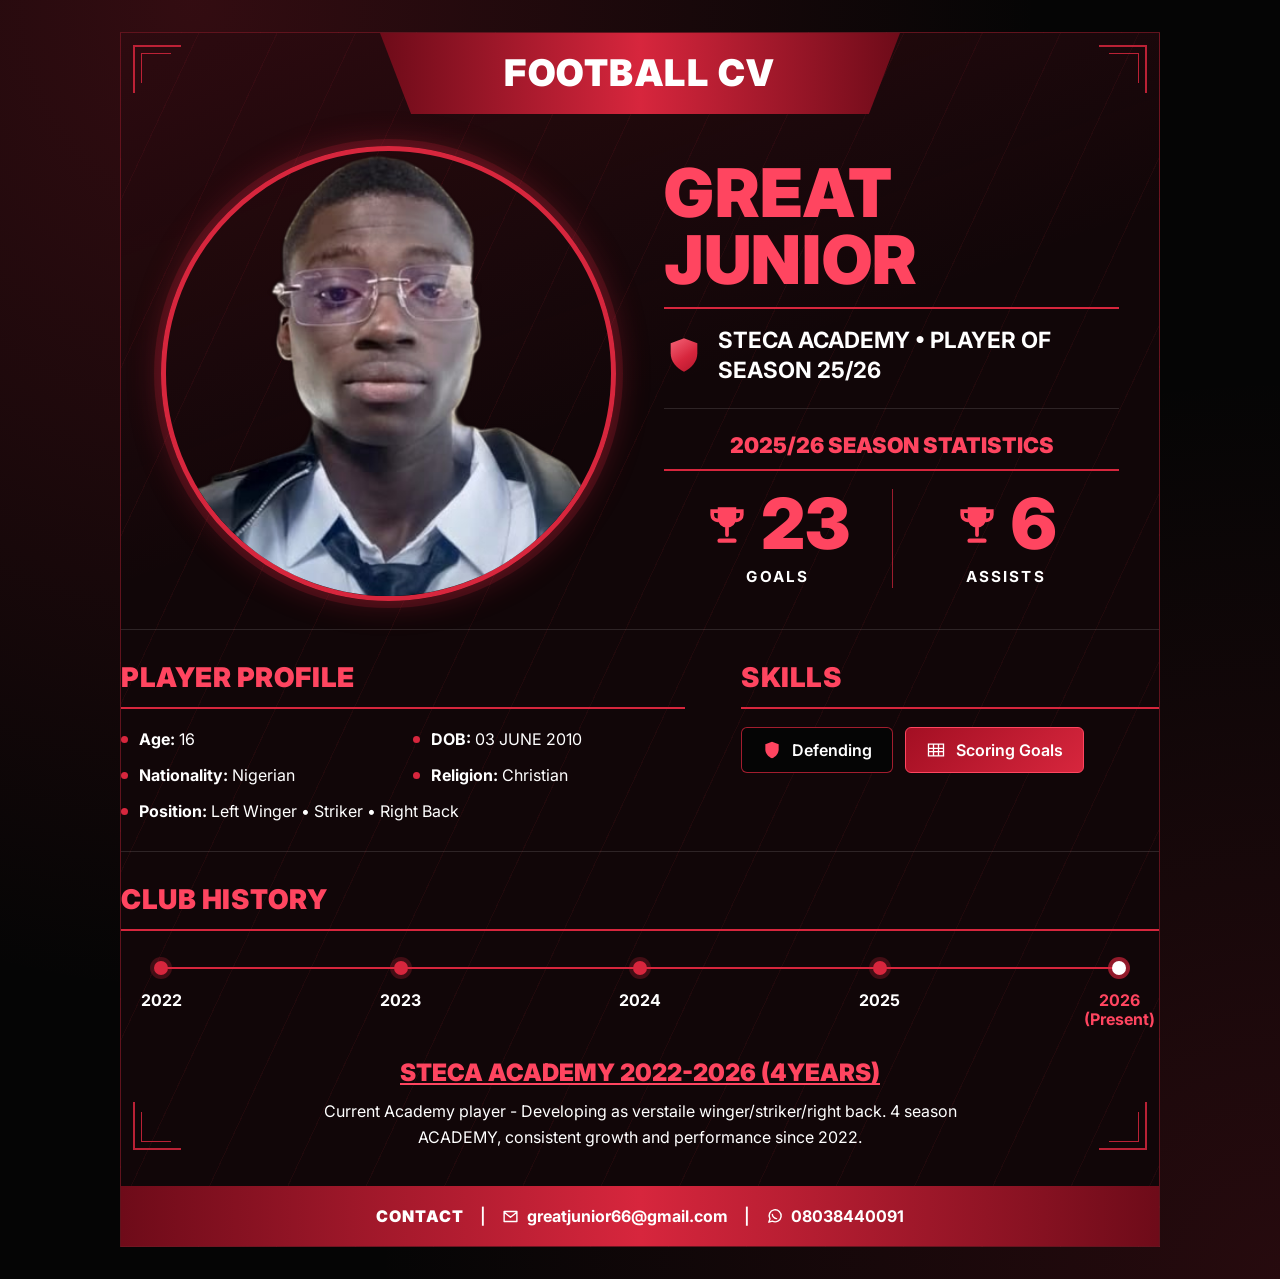
<file: index.html>
<!DOCTYPE html>
<html lang="en">
<head>
    <meta charset="UTF-8">
    <meta name="viewport" content="width=device-width, initial-scale=1.0">
    <title>Rashford Jr (Great) | Football CV</title>
    <link rel="stylesheet" href="style.css">
     <link href="https://fonts.googleapis.com/css2?family=Inter:wght@100;400;600;700;900&display=swap" rel="stylesheet">
</head>
<body>
    <main id="cv-container">
        <section class="profile-header">
            <div class="player-info-grid">
                <div class="profile-picture" id="profilePic">
                    <img src="./great-junior.png" alt="Great Junior's profile picture">
                </div>
                <div class="player-details">
                    <h1 class="name">Great Junior</h1>
                    <p class="academy-status">STECA Academy  • PLAYER OF SEASON 25/26</p>
                </div>
            </div>
            <div class="stats-block">
                <div class="stat-card">
                    <span class="stat-number">23</span>
                    <span class="stat-label">GOALS</span>
                </div>
                <div class="stat-card">
                    <span class="stat-number">6</span>
                    <span class="stat-label">ASSISTS</span>
                </div>
            </div>
        </section>
        <section class="details-section container">
            <div class="detail-grid">
                <div class="profile-details-list">
                    <h2>Player Profile</h2>
                    <ul class="detail-list">
                          <li><strong>Age:</strong> 16</li>
                        <li><strong>DOB:</strong> 03 JUNE 2010</li>
                        <li><strong>Nationality:</strong> Nigerian</li>
                        <li><strong>Religion:</strong> Christian</li>
                        <li><strong>Position:</strong> Left Winger • Striker • Right Back</li>
                    </ul>
                </div>
                <div class="skills-block">
                    <h2>SKILLS</h2>
                    <div class="skill-list">
                        <span class="skill-tag">Defending</span>
                        <span class="skill-tag active">Scoring Goals</span>
                    </div>
                </div>
            </div>
        </section>

        <section class="club-history container">
            <h2>CLUB HISTORY</h2>
              <div class="timeline-wrapper">
                <!-- Timeline Markers (Years) -->
                <div class="year-marker" data-year="2022">2022</div>
                <div class="timeline-line"></div>
                <div class="year-marker" data-year="2023">2023</div>
                <div class="timeline-line"></div>
                <div class="year-marker" data-year="2024">2024</div>
                <div class="timeline-line"></div>
                <div class="year-marker" data-year="2025">2025</div>
                <div class="timeline-line"></div>
                <div class="year-marker current" data-year="2026">2026 (Present)</div>
            </div>
            <p class="history-description">STECA ACADEMY 2022-2026 (4YEARS)</p>
            <p class="history-text">current Academy player - Developing as verstaile  winger/striker/right back. 4 season ACADEMY, consistent growth and performance since 2022.</p>
        </section>
        <footer class="contact-footer container">
                <div class="contact-info">
                     <span>CONTACT</span> | <span class="email">greatjunior66@gmail.com</span> | <span class="phone">08038440091</span>
            </div>
        </footer>
    </main>
</body>
</html>
</file>
<file: style.css>
:root {
    --black: #050505;
    --surface: #110608;
    --red-900: #6e0b19;
    --red-700: #a30f23;
    --red-500: #d7263d;
    --red-400: #ff4560;
    --red-300: #ff7a8c;
    --white: #ffffff;
    --white-soft: rgba(255, 255, 255, 0.82);
    --line-soft: rgba(255, 255, 255, 0.12);
 
    --font: "Inter", "Segoe UI", system-ui, -apple-system, Arial, sans-serif;
    --page-gutter: clamp(16px, 4vw, 40px);
}

*, 
*::before,
*::after{
    box-sizing:border-box;
}

body{
    margin:0;
    padding: clamp(12px, 3vw, 32px);
    min-height:100vh;
    font-family:var(--font);
    font-size:1rem;
    line-height:1.5;
    color: var(--white);
    background:   radial-gradient(ellipse at 15% 0%, rgba(215, 38, 61, 0.22), transparent 55%),
        radial-gradient(ellipse at 100% 100%, rgba(215, 38, 61, 0.16), transparent 50%),
        var(--black);
}

::selection{
background:var(--red-500);
color: var(--white)
}


:focus-visible{
    outline: 2px solid var(--white);
    outline-offset: 3px;
}

img{
    display:block;
    max-width: 100%;
}


#cv-container{
    position: relative;
    max-width: 1040px;
    margin: 0 auto;
    overflow: hidden;
    background:  repeating-linear-gradient(115deg, transparent 0 70px, rgba(215, 38, 61, 0.07) 70px 71px),
        linear-gradient(160deg, rgba(215, 38, 61, 0.14), transparent 35%),
        var(--surface);
    border: 1px solid rgba(215, 38, 61, 0.4);
    transition: box-shadow 0.4s ease, border-color 0.4s ease;
};
#cv-container.glow,
#cv-container.glowing,
#cv-container.active
{
border-color:var(--red-400);
box-shadow:  0 0 14px rgba(255, 69, 96, 0.55),
        0 0 40px rgba(255, 69, 96, 0.35);
    }

    #cv-container::before{
        content: "FOOTBALL CV";
        display: block;
        width: min(62%, 520px);
        margin: 0 auto;
        padding: 12px 0 14px;
        text-align: center;
        font-size: clamp(1.3rem, 3.4vw, 2.3rem);
        font-weight: 900;
        letter-spacing: 0.04em;
        color: var(--white);
        background: linear-gradient(90deg, var(--red-900), var(--red-500) 50%, var(--red-900));
        clip-path: polygon(0 0, 100% 0, 94% 100%, 6% 100%);
    }

       .container{
            padding-inline: var(--page-gutter)
        }


        .container.container{
            padding-inline:0;
            max-width: none;
            margin:0;
        }

        #cv-container h2{
            margin: 0 0 18px;
            padding-bottom: 8px;
            font-size: clamp(1.2rem, 2.6vw, 1.7rem);
            font-weight: 900;
            letter-spacing: 0.02em;
            text-transform: uppercase;
            color: var(--red-400);
            border-bottom: 2px solid var(--red-500);
        }


        .profile-header{
            display:grid;
            grid-template-columns: minmax(0, 1fr) minmax(0, 1fr);
            grid-template-rows: auto auto;
            gap: 24px clamp(20px, 4vw, 48px);
            padding: 32px var(--page-gutter) 28px;
        }

        .player-info-grid{
            display:contents;
        }

        .profile-picture{
            grid-column: 1;
            grid-row: 1 / span 2;
            align-self:center;
            aspect-ratio: 1/1;
            border-radius: 50%;
            overflow: hidden;
            border: 5px solid var(--red-500);
            box-shadow: 0 0 0 7px rgba(215, 38, 61, 0.18),
        0 0 32px rgba(215, 38, 61, 0.35);
        cursor: pointer;
        transition: transform 0.3s ease, box-shadow 0.3s ease;
        }


        .profile-picture:hover {
            transform: scale(1.02);
            box-shadow:0 0 0 7px rgba(255, 69, 96, 0.3),
        0 0 44px rgba(255, 69, 96, 0.55);;
        }

        .profile-picture img {
            width:100%;
            height:100%;
            object-fit: cover;
            object-position: center top;
        }


        .player-detail,
        .player-details{
            grid-column: 2;
            grid-row:1;
            align-self:end;
        }


        .name{
            margin: 0 0 16px;
            padding-bottom: 14px;
            font-size: clamp(2.2rem, 6.4vw, 4.2rem);
            font-weight: 900;
            line-height: 1;
            letter-spacing: 0.01em;
            text-transform:uppercase;
            color: var(--red-400);
            border-bottom: 2px solid var(--red-500);
        }


        .academy-status{
            margin: 0;
            font-size: clamp(1rem, 2.2vw, 1.4rem);
            font-weight: 700;
            line-height: 1.3;
            text-transform: uppercase;
            color:var(--white);
        }


    .stats-block{
        grid-column: 2;
        grid-row:2;
        align-self:start;
        display:grid;
        grid-template-columns: 1fr 1fr;
        padding-top: 20px;
        border-top: 1px solid var(--line-soft);
    }


    .stat-card{
        display:flex;
        flex-direction: column;
        align-items: center;
        text-align:center;
    }

    .stat-card + .stat-card {
        border-left: 1px solid rgba(215, 38, 61, 0.7);
    }

    .stat-number{
        font-size: clamp(2.6rem, 7vw, 4.4rem);
        font-weight: 900;
        line-height: 1;
        color: var(--red-400);
    }
    .stat-label {
        margin-top:6px;
        font-size: 0.95rem;
        font-weight:700;
        letter-spacing: 0.14em;
        color: var(--white);
    }


    .detail-section,
    .details-section{
        padding-block:28px;
        border-top: 1px solid var(--line-soft);
    }

    .detail-grid {
        display:grid;
        grid-template-columns: 1.35fr 1fr;
        gap:28px clamp(24px, 5vw, 56px);
    }

    .detail-list{
        list-style:none;
        margin: 0;
        padding:0;
        display:grid;
        grid-template-columns: 1fr 1fr;
        gap: 12px 20px
    }

    .detail-list li{
        position:relative;
        padding-left: 18px;
        color: var(--white);
    }


    .detail-list li::before{
        content: "";
        position: absolute;
        left: 0;
        top: 0.55rem;
        width: 7px;
        height: 7px;
        border-radius: 50%;
        background: var(--red-500);
    }

    .detail-list li:last-child{
        grid-column: 1 / -1;
    }
    .detail-list strong{
        font-weight: 700;
    }

    .skill-list{
        display:flex;
        flex-wrap: wrap;
        gap:12px;
    }

    .skill-tag{
        padding: 10px 20px;
        font-weight: 600;
        color: var(--white);
        background: var(--black);
        border: 1px solid rgba(215, 38, 61, 0.75);
        border-radius: 6px;
        transition: border-color 0.25s ease,
        box-shadow 0.25s ease;
    }

    .skill-tag:hover{
        cursor:pointer;
        border-color: var(--red-400);
        box-shadow: 0 0 12px rgba(255, 69, 96, 0.45);
}

    .skill-tag.active{
        background: linear-gradient(135deg, var(--red-700), var(--red-500));
    border-color: var(--red-400);
    }


    .club-history{
        padding-block: 28px 36px;
        border-top: 1px solid var(--line-soft);
    }

    .timeline-wrapper{
        --marker-w:5rem;
        display:flex;
        align-items: flex-start;
        margin: 30px 0 26px;
    }

    .year-marker{
        position: relative;
        z-index: 1;
        flex: 0 0 var(--marker-w);
        padding-top: 30px;
        text-align: center;
        font-weight: 700;
        line-height: 1.2;
        color: var(--white);
    }
    .year-marker::before {
        content: "";
        position: absolute;
        top: 0;
        left: 50%;
        width: 14px;
        height: 14px;
        transform: translateX(-50%);
        border-radius: 50%;
        background: var(--red-500);
        box-shadow: 0 0 0 4px rgba(215, 38, 61, 0.25);
        transition: background-color 0.25s ease, 
        box-shadow 0.25s ease;
    }



    .year-marker.current{
        color: var(--red-400)
    }


    .year-marker.current::before{
        background: var(--white);
        box-shadow: 0 0 0 4px rgba(215, 38, 61, 0.65);
    }

    .timeline-line{
        position:relative;
        z-index: 0;
        flex: 1 1 0;
        height: 2px;
        margin-top: 6px;
        margin-inline: calc(var(--marker-w) / -2);
        border-radius: 2px;
        background: var(--red-500);
        transition: background-color 0.25s ease,box-shadow 0.25s ease;
    }

    .timeline-line::after{
        content:"";
        position: absolute;
        inset: -14px 0;
    }

    .timeline-line:hover,
    .year-marker:hover + .timeline-line{
        background: var(--red-300);
        box-shadow: 0 0 6px 1px var(--red-400),
        0 0 16px 3px rgba(255, 69, 96, 0.7),
        0 0 36px 6px rgba(255, 69, 96, 0.35);
    }


    .timeline-line:has(+.year-marker:hover) {
        background: var(--red-300);
        box-shadow:  0 0 6px 1px var(--red-400),
        0 0 16px 3px rgba(255, 69, 96, 0.7),
        0 0 36px 6px rgba(255, 69, 96, 0.35);
    }

    .year-marker:hover::before{
        background: var(--red-300);
        box-shadow:  0 0 0 4px rgba(255, 69, 96, 0.35),0 0 16px 4px rgba(255, 69, 96, 0.8);
    }


    .history-description{
        margin: 0 0 8px;
        text-align: center;
        font-size: clamp(1.1rem, 2.6vw, 1.5rem);
        font-weight: 900;
        text-transform: uppercase;
        text-decoration:underline;
        color: var(--red-400);
    }

    .history-text{
    max-width: 70ch;
    margin: 0 auto;
    text-align: center;
    line-height: 1.6;
    color: var(--white)
    }

    .history-text::first-letter{
        text-transform: uppercase;
    }


    .contact-footer{
        padding-block: 18px;
        background: linear-gradient(90deg, var(--red-900), var(--red-500) 50%, var(--red-900));
    }

    .contact-info{
        display:flex;
        flex-wrap: wrap;
        justify-content: center;
        align-items:center;
        gap:6px 16px;
        text-align:center;
        font-weight:600;
        color:var(--white);
    }

    .contact-info .contact-infoP{
        padding: 0;
        margin: 0;
    }

    .contact-info > span:first-child{
        font-weight: 900;
        letter-spacing: 0.06em;
    }

    .email,
    .phone{
        font-weight:700;
        overflow-wrap:anywhere;
    }


    @media (max-width: 760px) {
    .profile-header {
        grid-template-columns: 1fr;
        grid-template-rows: auto;
        gap: 22px;
    }

    .profile-picture {
        grid-column: 1;
        grid-row: auto;
        width: min(78%, 300px);
        justify-self: center;
    }

    .player-detail,
    .player-details,
    .stats-block {
        grid-column: 1;
        grid-row: auto;
    }

    .player-detail,
    .player-details {
        text-align: center;
    }

    .detail-grid {
        grid-template-columns: 1fr;
    }

    .timeline-wrapper {
        --marker-w: 3.6rem;
    }

    .year-marker {
        font-size: 0.82rem;
    }
}

@media (max-width: 460px) {
    .detail-list {
        grid-template-columns: 1fr;
    }

    .contact-info > span[aria-hidden] {
        display: none;
    }}


@media (prefers-reduced-motion: reduce) {
    *,
    *::before,
    *::after {
        transition: none !important;
    }
}

  :root {
  --icon-trophy: url("data:image/svg+xml,%3Csvg%20xmlns%3D%22http%3A//www.w3.org/2000/svg%22%20viewBox%3D%220%200%2024%2024%22%3E%3Cpath%20d%3D%22M7%203h10v6a5%205%200%200%201-10%200z%22%20fill%3D%22black%22/%3E%3Cpath%20d%3D%22M7%205H4v2a3%203%200%200%200%203%203M17%205h3v2a3%203%200%200%201-3%203M12%2014v4%22%20fill%3D%22none%22%20stroke%3D%22black%22%20stroke-width%3D%222%22%20stroke-linecap%3D%22round%22/%3E%3Cpath%20d%3D%22M8%2021h8%22%20stroke%3D%22black%22%20stroke-width%3D%222.4%22%20stroke-linecap%3D%22round%22/%3E%3C/svg%3E");
  --icon-shield: url("data:image/svg+xml,%3Csvg%20xmlns%3D%22http%3A//www.w3.org/2000/svg%22%20viewBox%3D%220%200%2024%2024%22%3E%3Cpath%20d%3D%22M12%202l8%203v6c0%205-3.5%209-8%2011-4.5-2-8-6-8-11V5z%22%20fill%3D%22black%22/%3E%3C/svg%3E");
  --icon-goal: url("data:image/svg+xml,%3Csvg%20xmlns%3D%22http%3A//www.w3.org/2000/svg%22%20viewBox%3D%220%200%2024%2024%22%3E%3Cpath%20d%3D%22M3%205h18v14H3zM9%205v14M15%205v14M3%2010h18M3%2014h18%22%20fill%3D%22none%22%20stroke%3D%22black%22%20stroke-width%3D%221.6%22/%3E%3C/svg%3E");
  --icon-mail: url("data:image/svg+xml,%3Csvg%20xmlns%3D%22http%3A//www.w3.org/2000/svg%22%20viewBox%3D%220%200%2024%2024%22%3E%3Cpath%20d%3D%22M3%205h18v14H3zM3%206l9%207%209-7%22%20fill%3D%22none%22%20stroke%3D%22black%22%20stroke-width%3D%222%22%20stroke-linejoin%3D%22round%22/%3E%3C/svg%3E");
  --icon-chat: url("data:image/svg+xml,%3Csvg%20xmlns%3D%22http%3A//www.w3.org/2000/svg%22%20viewBox%3D%220%200%2024%2024%22%3E%3Cpath%20d%3D%22M4%2020l1.6-4.6A8.5%208.5%200%201%201%209%2018.6z%22%20fill%3D%22none%22%20stroke%3D%22black%22%20stroke-width%3D%222%22%20stroke-linejoin%3D%22round%22/%3E%3Cpath%20d%3D%22M9%209c0%203%203%206%206%206%22%20fill%3D%22none%22%20stroke%3D%22black%22%20stroke-width%3D%222%22%20stroke-linecap%3D%22round%22/%3E%3C/svg%3E");
}
#cv-container::after {
    content: "";
    position: absolute;
    inset: 12px 12px 96px;
    z-index: 0;
    pointer-events: none;
    color: var(--red-500);
    background-repeat: no-repeat;
    background-image:
        /* top-left */
        linear-gradient(currentColor, currentColor), linear-gradient(currentColor, currentColor),
        linear-gradient(currentColor, currentColor), linear-gradient(currentColor, currentColor),
        /* top-right */
        linear-gradient(currentColor, currentColor), linear-gradient(currentColor, currentColor),
        linear-gradient(currentColor, currentColor), linear-gradient(currentColor, currentColor),
        /* bottom-left */
        linear-gradient(currentColor, currentColor), linear-gradient(currentColor, currentColor),
        linear-gradient(currentColor, currentColor), linear-gradient(currentColor, currentColor),
        /* bottom-right */
        linear-gradient(currentColor, currentColor), linear-gradient(currentColor, currentColor),
        linear-gradient(currentColor, currentColor), linear-gradient(currentColor, currentColor);
    background-position:
        0 0, 0 0, 8px 8px, 8px 8px,
        100% 0, 100% 0, calc(100% - 8px) 8px, calc(100% - 8px) 8px,
        0 100%, 0 100%, 8px calc(100% - 8px), 8px calc(100% - 8px),
        100% 100%, 100% 100%, calc(100% - 8px) calc(100% - 8px), calc(100% - 8px) calc(100% - 8px);
    background-size:
        48px 2px, 2px 48px, 30px 1px, 1px 30px,
        48px 2px, 2px 48px, 30px 1px, 1px 30px,
        48px 2px, 2px 48px, 30px 1px, 1px 30px,
        48px 2px, 2px 48px, 30px 1px, 1px 30px;
    opacity: 0.85;
}

/* ---------- Shield beside the academy name ---------- */
.academy-status {
    display: flex;
    align-items: center;
    gap: 14px;
}

.academy-status::before {
    content: "";
    flex: none;
    width: 40px;
    height: 46px;
    background: linear-gradient(145deg, var(--red-300), var(--red-500) 55%, var(--red-700));
    -webkit-mask: var(--icon-shield) center / contain no-repeat;
    mask: var(--icon-shield) center / contain no-repeat;
}

/* ---------- Season statistics title + trophies ---------- */
.stats-block::before {
    content: "2025/26 Season Statistics";
    grid-column: 1 / -1;
    margin-bottom: 18px;
    padding-bottom: 8px;
    text-align: center;
    font-size: clamp(1rem, 2.2vw, 1.35rem);
    font-weight: 900;
    text-transform: uppercase;
    color: var(--red-400);
    border-bottom: 2px solid var(--red-500);
}

.stat-number {
    display: flex;
    align-items: center;
    justify-content: center;
    gap: 0.18em;
}

.stat-number::before {
    content: "";
    flex: none;
    width: 0.62em;
    height: 0.62em;
    background: var(--red-400);
    -webkit-mask: var(--icon-trophy) center / contain no-repeat;
    mask: var(--icon-trophy) center / contain no-repeat;
}

/* ---------- Skill icons ---------- */
.skill-tag {
    display: inline-flex;
    align-items: center;
    gap: 10px;
}

.skill-tag::before {
    content: "";
    flex: none;
    width: 20px;
    height: 20px;
    background: var(--red-400);
    -webkit-mask: var(--icon-shield) center / contain no-repeat;
    mask: var(--icon-shield) center / contain no-repeat;
}

.skill-tag.active::before {
    background: var(--white);
    -webkit-mask-image: var(--icon-goal);
    mask-image: var(--icon-goal);
}

/* ---------- Contact icons ---------- */
.email::before,
.phone::before {
    content: "";
    display: inline-block;
    width: 1.1em;
    height: 1.1em;
    margin-right: 0.45em;
    vertical-align: -0.18em;
    background: var(--white);
    -webkit-mask: center / contain no-repeat;
    mask: center / contain no-repeat;
}

.email::before {
    -webkit-mask-image: var(--icon-mail);
    mask-image: var(--icon-mail);
}

.phone::before {
    -webkit-mask-image: var(--icon-chat);
    mask-image: var(--icon-chat);
}

/* ---------- Slow moving glow line on the timeline ---------- */
.timeline-wrapper {
    position: relative;
}

.timeline-wrapper::after {
    content: "";
    position: absolute;
    top: 5px;
    left: calc(var(--marker-w) / 2);
    right: calc(var(--marker-w) / 2);
    height: 4px;
    z-index: 0;
    pointer-events: none;
    border-radius: 4px;
    background-image: linear-gradient(
        90deg,
        transparent,
        var(--red-300) 35%,
        var(--white) 50%,
        var(--red-300) 65%,
        transparent
    );
    background-repeat: no-repeat;
    background-size: 28% 100%;
    background-position: -40% 0;
    filter: drop-shadow(0 0 5px var(--red-400)) drop-shadow(0 0 14px rgba(255, 69, 96, 0.85));
    animation: timeline-sweep 10s ease-in-out infinite;
}

/* glides left to right in about 5 seconds, then rests before repeating */
@keyframes timeline-sweep {
    0%   { background-position: -40% 0; }
    50%  { background-position: 140% 0; }
    100% { background-position: 140% 0; }
}

@media (prefers-reduced-motion: reduce) {
    .timeline-wrapper::after {
        animation: none;
        opacity: 0;
    }
}
</file>
